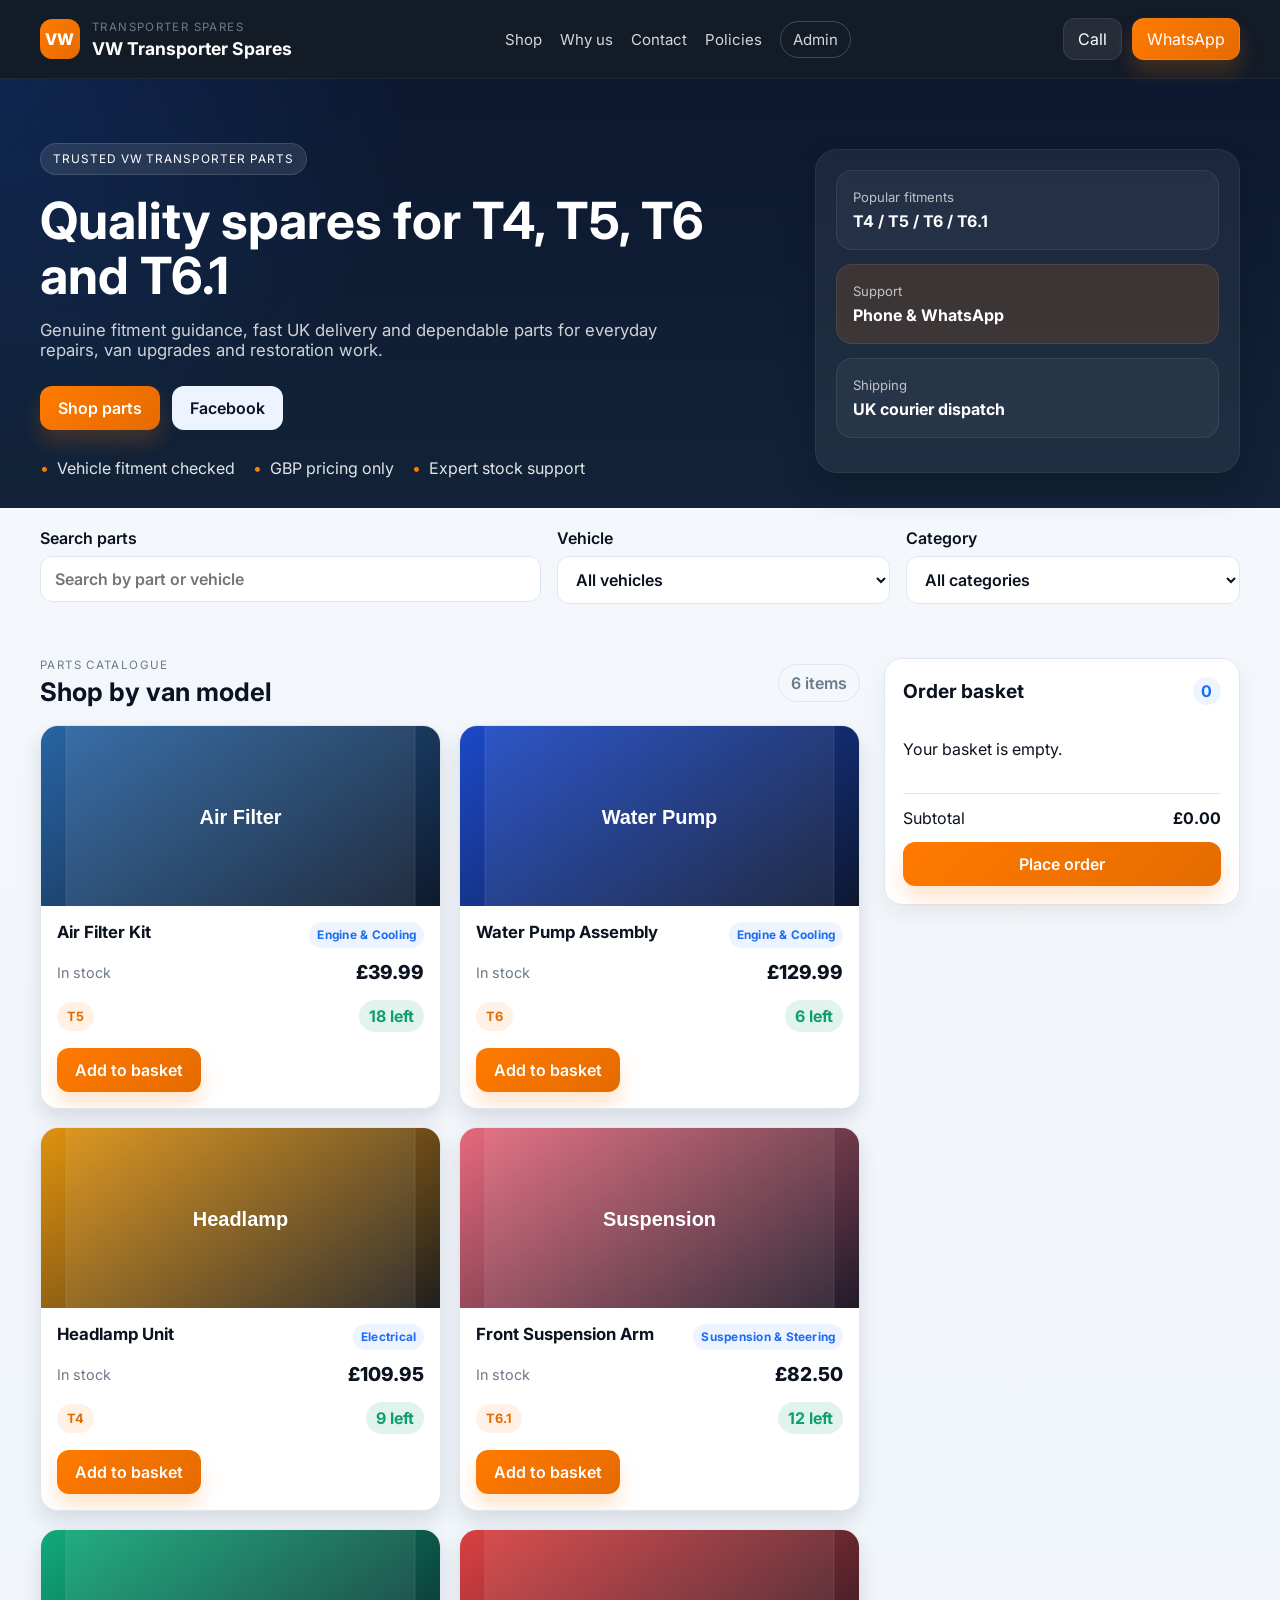
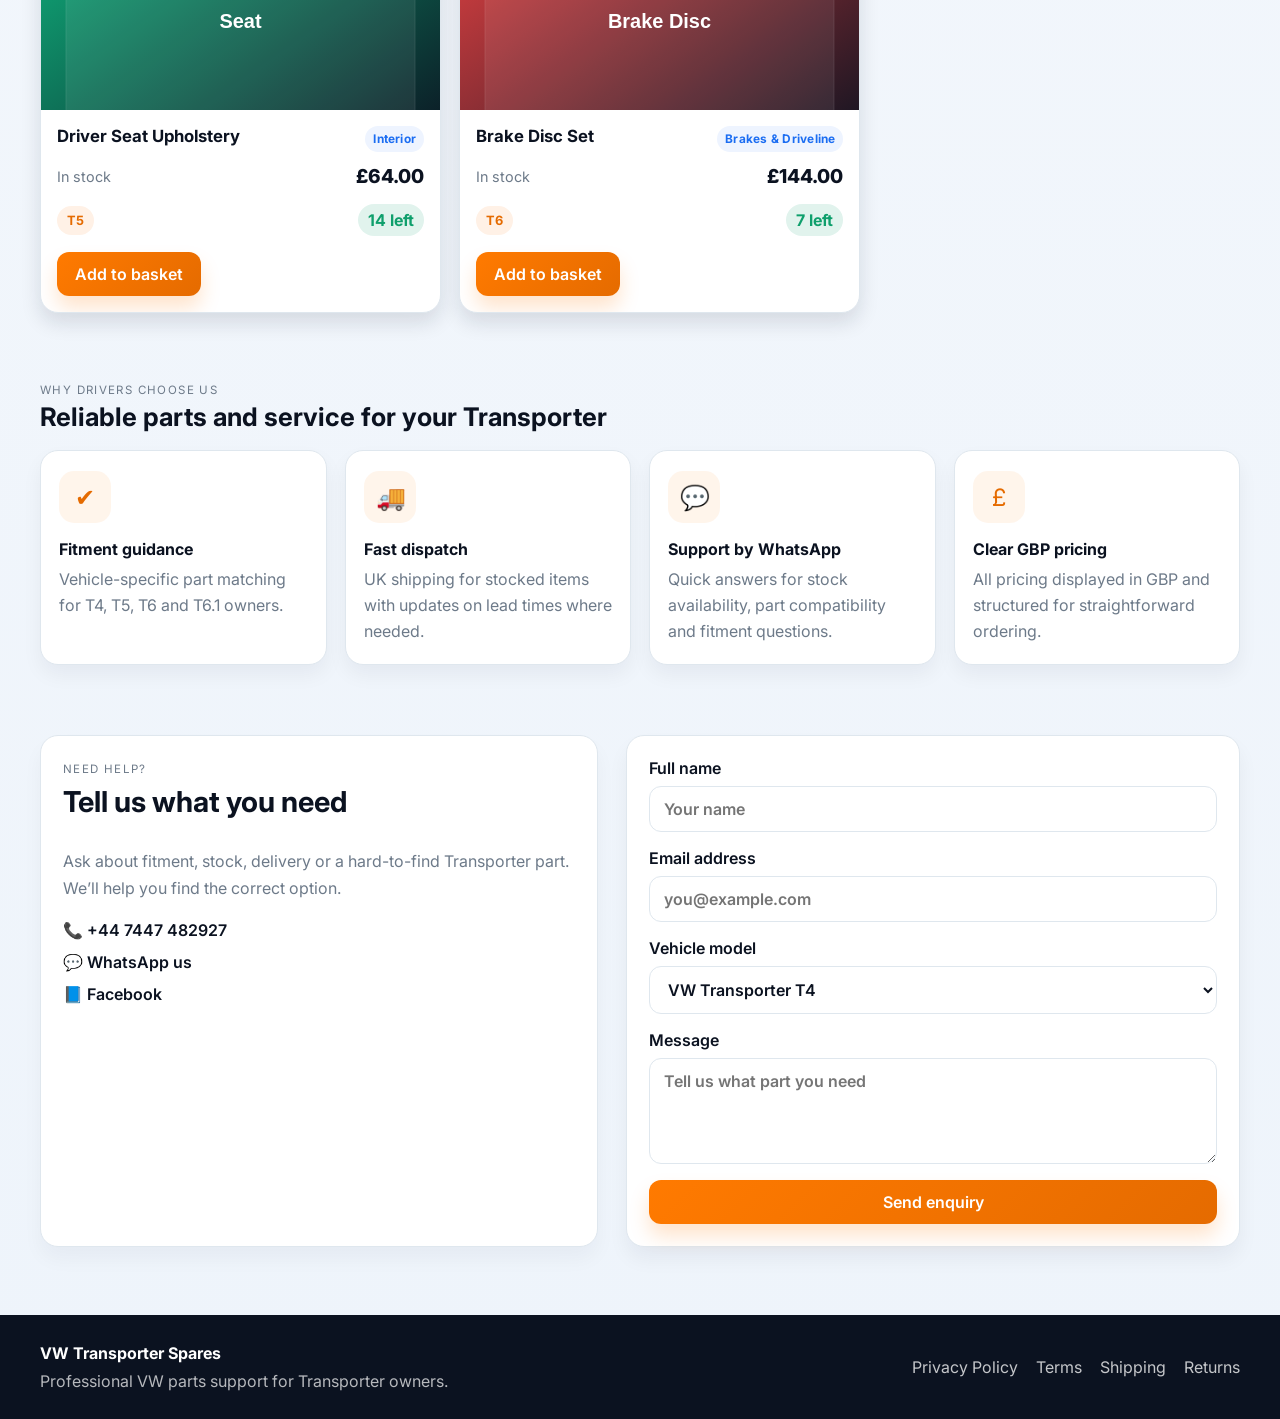
<file: index.html>
<!DOCTYPE html>
<html lang="en">
  <head>
    <meta charset="UTF-8" />
    <meta name="viewport" content="width=device-width, initial-scale=1.0" />
    <title>VW Transporter Spares</title>
    <meta
      name="description"
      content="Professional VW Transporter spare parts website for T4, T5, T6 and T6.1 drivers. Buy quality parts, find fitment by vehicle and get support by phone or WhatsApp."
    />
    <link rel="preconnect" href="https://fonts.googleapis.com" />
    <link rel="preconnect" href="https://fonts.gstatic.com" crossorigin />
    <link
      href="https://fonts.googleapis.com/css2?family=Inter:wght@400;500;600;700;800&display=swap"
      rel="stylesheet"
    />
    <link rel="stylesheet" href="styles.css" />
  </head>
  <body data-page="home">
    <header class="topbar">
      <div class="container topbar-inner">
        <div class="brand-wrap">
          <div class="brand-badge">VW</div>
          <div>
            <p class="eyebrow">Transporter spares</p>
            <h1 id="businessName">VW Transporter Spares</h1>
          </div>
        </div>

        <nav class="main-nav" aria-label="Main navigation">
          <a href="#catalog">Shop</a>
          <a href="#why-us">Why us</a>
          <a href="#contact">Contact</a>
          <a href="legal.html">Policies</a>
          <a href="admin.html" class="nav-admin">Admin</a>
        </nav>

        <div class="topbar-actions">
          <a id="phoneLink" class="icon-link" href="tel:+447447482927">Call</a>
          <a id="whatsappLink" class="icon-link primary" href="https://wa.me/447447482927" target="_blank" rel="noreferrer">WhatsApp</a>
        </div>
      </div>
    </header>

    <main>
      <section class="hero">
        <div class="container hero-inner">
          <div class="hero-copy">
            <span class="tag">Trusted VW Transporter parts</span>
            <h2>Quality spares for T4, T5, T6 and T6.1</h2>
            <p>
              Genuine fitment guidance, fast UK delivery and dependable parts for everyday repairs,
              van upgrades and restoration work.
            </p>
            <div class="hero-actions">
              <a href="#catalog" class="btn btn-primary">Shop parts</a>
              <a id="facebookLink" href="https://www.facebook.com/share/1F7JLyW7Tc/" class="btn btn-secondary" target="_blank" rel="noreferrer">Facebook</a>
            </div>
            <ul class="hero-points">
              <li>Vehicle fitment checked</li>
              <li>GBP pricing only</li>
              <li>Expert stock support</li>
            </ul>
          </div>

          <div class="hero-card">
            <div class="mini-stat">
              <span class="mini-label">Popular fitments</span>
              <strong>T4 / T5 / T6 / T6.1</strong>
            </div>
            <div class="mini-stat accent">
              <span class="mini-label">Support</span>
              <strong>Phone & WhatsApp</strong>
            </div>
            <div class="mini-stat">
              <span class="mini-label">Shipping</span>
              <strong>UK courier dispatch</strong>
            </div>
          </div>
        </div>
      </section>

      <section class="tools">
        <div class="container tools-inner">
          <label class="search-box">
            <span>Search parts</span>
            <input id="searchInput" type="search" placeholder="Search by part or vehicle" />
          </label>

          <label class="filter-box">
            <span>Vehicle</span>
            <select id="vehicleFilter">
              <option value="all">All vehicles</option>
              <option value="T4">VW Transporter T4</option>
              <option value="T5">VW Transporter T5</option>
              <option value="T6">VW Transporter T6</option>
              <option value="T6.1">VW Transporter T6.1</option>
            </select>
          </label>

          <label class="filter-box">
            <span>Category</span>
            <select id="categoryFilter">
              <option value="all">All categories</option>
              <option value="Engine & Cooling">Engine & Cooling</option>
              <option value="Electrical">Electrical</option>
              <option value="Body & Trim">Body & Trim</option>
              <option value="Suspension & Steering">Suspension & Steering</option>
              <option value="Interior">Interior</option>
              <option value="Brakes & Driveline">Brakes & Driveline</option>
            </select>
          </label>
        </div>
      </section>

      <section id="catalog" class="catalog-section">
        <div class="container catalog-wrap">
          <div class="catalog-column main">
            <div class="catalog-header">
              <div>
                <p class="eyebrow">Parts catalogue</p>
                <h3>Shop by van model</h3>
              </div>
              <span id="resultCount" class="result-badge">0 items</span>
            </div>

            <div id="productGrid" class="product-grid" aria-live="polite"></div>
          </div>

          <aside class="catalog-column sidebar">
            <div class="cart-card">
              <div class="cart-header">
                <h4>Order basket</h4>
                <span id="cartCount" class="cart-count">0</span>
              </div>

              <div id="cartItems" class="cart-items"></div>

              <div class="cart-summary">
                <div>
                  <span>Subtotal</span>
                  <strong id="cartTotal">£0.00</strong>
                </div>
                <button id="checkoutBtn" class="btn btn-primary full">Place order</button>
              </div>
            </div>
          </aside>
        </div>
      </section>

      <section id="why-us" class="features">
        <div class="container">
          <div class="section-heading">
            <p class="eyebrow">Why drivers choose us</p>
            <h3>Reliable parts and service for your Transporter</h3>
          </div>

          <div class="feature-grid">
            <article class="feature-card">
              <div class="feature-icon">✔</div>
              <h4>Fitment guidance</h4>
              <p>Vehicle-specific part matching for T4, T5, T6 and T6.1 owners.</p>
            </article>
            <article class="feature-card">
              <div class="feature-icon">🚚</div>
              <h4>Fast dispatch</h4>
              <p>UK shipping for stocked items with updates on lead times where needed.</p>
            </article>
            <article class="feature-card">
              <div class="feature-icon">💬</div>
              <h4>Support by WhatsApp</h4>
              <p>Quick answers for stock availability, part compatibility and fitment questions.</p>
            </article>
            <article class="feature-card">
              <div class="feature-icon">£</div>
              <h4>Clear GBP pricing</h4>
              <p>All pricing displayed in GBP and structured for straightforward ordering.</p>
            </article>
          </div>
        </div>
      </section>

      <section id="contact" class="contact-section">
        <div class="container contact-grid">
          <div class="contact-copy">
            <p class="eyebrow">Need help?</p>
            <h3>Tell us what you need</h3>
            <p>
              Ask about fitment, stock, delivery or a hard-to-find Transporter part. We’ll help you find the correct option.
            </p>

            <div class="contact-list">
              <a id="phoneLinkDetailed" href="tel:+447447482927">📞 +44 7447 482927</a>
              <a id="whatsappLinkDetailed" href="https://wa.me/447447482927" target="_blank" rel="noreferrer">💬 WhatsApp us</a>
              <a id="facebookLinkDetailed" href="https://www.facebook.com/share/1F7JLyW7Tc/" target="_blank" rel="noreferrer">📘 Facebook</a>
            </div>
          </div>

          <form id="enquiryForm" class="enquiry-form">
            <label>
              Full name
              <input type="text" name="name" placeholder="Your name" required />
            </label>
            <label>
              Email address
              <input type="email" name="email" placeholder="you@example.com" required />
            </label>
            <label>
              Vehicle model
              <select name="vehicle">
                <option value="T4">VW Transporter T4</option>
                <option value="T5">VW Transporter T5</option>
                <option value="T6">VW Transporter T6</option>
                <option value="T6.1">VW Transporter T6.1</option>
              </select>
            </label>
            <label>
              Message
              <textarea name="message" rows="4" placeholder="Tell us what part you need" required></textarea>
            </label>
            <button type="submit" class="btn btn-primary full">Send enquiry</button>
          </form>
        </div>
      </section>
    </main>

    <footer class="site-footer">
      <div class="container footer-inner">
        <div>
          <h4 id="businessNameFooter">VW Transporter Spares</h4>
          <p>Professional VW parts support for Transporter owners.</p>
        </div>

        <div class="footer-links">
          <a href="legal.html">Privacy Policy</a>
          <a href="legal.html#terms">Terms</a>
          <a href="legal.html#shipping">Shipping</a>
          <a href="legal.html#returns">Returns</a>
        </div>
      </div>
    </footer>

    <script src="app.js"></script>
  </body>
</html>
</file>
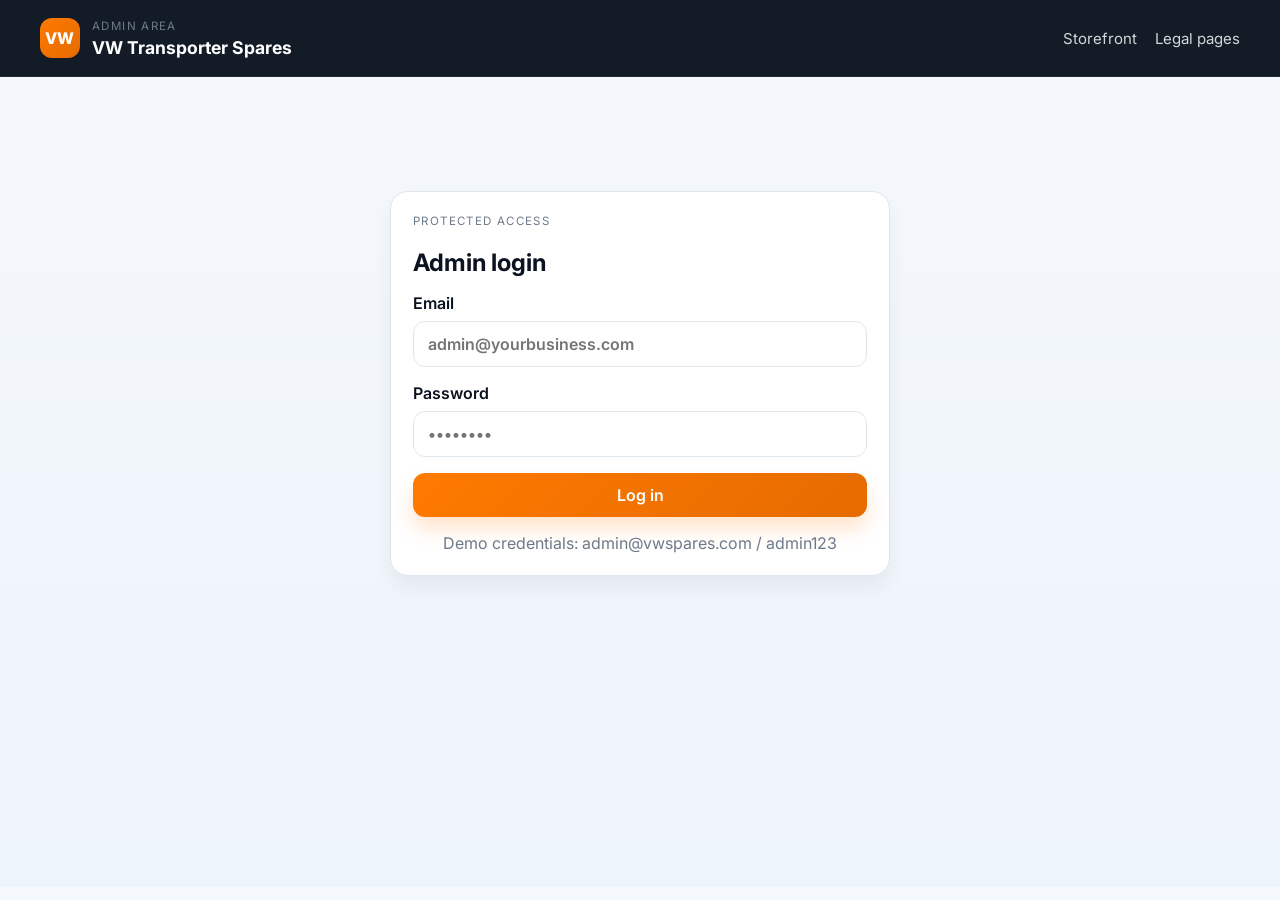
<file: admin.html>
<!DOCTYPE html>
<html lang="en">
  <head>
    <meta charset="UTF-8" />
    <meta name="viewport" content="width=device-width, initial-scale=1.0" />
    <title>Admin Dashboard | VW Transporter Spares</title>
    <link rel="preconnect" href="https://fonts.googleapis.com" />
    <link rel="preconnect" href="https://fonts.gstatic.com" crossorigin />
    <link
      href="https://fonts.googleapis.com/css2?family=Inter:wght@400;500;600;700;800&display=swap"
      rel="stylesheet"
    />
    <link rel="stylesheet" href="styles.css" />
  </head>
  <body data-page="admin">
    <header class="topbar admin-topbar">
      <div class="container topbar-inner">
        <div class="brand-wrap">
          <div class="brand-badge">VW</div>
          <div>
            <p class="eyebrow">Admin area</p>
            <h1>VW Transporter Spares</h1>
          </div>
        </div>
        <nav class="main-nav" aria-label="Admin navigation">
          <a href="index.html">Storefront</a>
          <a href="legal.html">Legal pages</a>
          <button id="logoutBtn" class="btn btn-secondary hidden">Log out</button>
        </nav>
      </div>
    </header>

    <main class="admin-page">
      <div id="loginScreen" class="container auth-shell">
        <form id="loginForm" class="auth-card">
          <p class="eyebrow">Protected access</p>
          <h2>Admin login</h2>

          <label>
            Email
            <input type="email" id="adminEmail" placeholder="admin@yourbusiness.com" required />
          </label>

          <label>
            Password
            <input type="password" id="adminPassword" placeholder="••••••••" required />
          </label>

          <button type="submit" class="btn btn-primary full">Log in</button>

          <p class="login-note">Demo credentials: admin@vwspares.com / admin123</p>
        </form>
      </div>

      <div id="adminDashboard" class="container hidden dashboard-shell">
        <section class="dashboard-section">
          <div class="section-heading compact">
            <p class="eyebrow">Dashboard</p>
            <h3>Products</h3>
          </div>

          <form id="productForm" class="admin-form">
            <input type="hidden" id="productId" />

            <label>
              Product name
              <input id="productName" type="text" required />
            </label>

            <label>
              Category
              <select id="productCategory">
                <option value="Engine & Cooling">Engine & Cooling</option>
                <option value="Electrical">Electrical</option>
                <option value="Body & Trim">Body & Trim</option>
                <option value="Suspension & Steering">Suspension & Steering</option>
                <option value="Interior">Interior</option>
                <option value="Brakes & Driveline">Brakes & Driveline</option>
              </select>
            </label>

            <label>
              Vehicle fitment
              <select id="productVehicle" required>
                <option value="T4">T4</option>
                <option value="T5">T5</option>
                <option value="T6">T6</option>
                <option value="T6.1">T6.1</option>
              </select>
            </label>

            <label>
              Price (£)
              <input id="productPrice" type="number" step="0.01" min="0" required />
            </label>

            <label>
              Stock quantity
              <input id="productStock" type="number" min="0" required />
            </label>

            <label>
              Product image upload
              <input id="productImage" type="file" accept="image/*" />
            </label>

            <div class="form-actions">
              <button type="submit" class="btn btn-primary">Save product</button>
              <button type="button" id="resetProductForm" class="btn btn-secondary">Reset</button>
            </div>
          </form>
        </section>

        <section class="dashboard-section">
          <div class="section-heading compact">
            <p class="eyebrow">Current stock</p>
            <h3>Product list</h3>
          </div>
          <div class="table-wrap">
            <table class="admin-table">
              <thead>
                <tr>
                  <th>Name</th>
                  <th>Category</th>
                  <th>Fitment</th>
                  <th>Price</th>
                  <th>Stock</th>
                  <th>Actions</th>
                </tr>
              </thead>
              <tbody id="productTableBody"></tbody>
            </table>
          </div>
        </section>

        <section class="dashboard-section">
          <div class="section-heading compact">
            <p class="eyebrow">Customer messages</p>
            <h3>Enquiries</h3>
          </div>
          <div class="table-wrap">
            <table class="admin-table">
              <thead>
                <tr>
                  <th>Name</th>
                  <th>Email</th>
                  <th>Vehicle</th>
                  <th>Message</th>
                </tr>
              </thead>
              <tbody id="enquiriesTableBody"></tbody>
            </table>
          </div>
        </section>

        <section class="dashboard-section">
          <div class="section-heading compact">
            <p class="eyebrow">Orders</p>
            <h3>Sales overview</h3>
          </div>
          <div class="table-wrap">
            <table class="admin-table">
              <thead>
                <tr>
                  <th>Reference</th>
                  <th>Customer</th>
                  <th>Items</th>
                  <th>Total</th>
                  <th>Status</th>
                </tr>
              </thead>
              <tbody id="ordersTableBody"></tbody>
            </table>
          </div>
        </section>

        <section class="dashboard-section">
          <div class="section-heading compact">
            <p class="eyebrow">Business details</p>
            <h3>Website settings</h3>
          </div>
          <form id="configForm" class="admin-form compact-form">
            <label>
              Business name
              <input id="configBusinessName" type="text" />
            </label>
            <label>
              Email
              <input id="configEmail" type="email" />
            </label>
            <label>
              Phone
              <input id="configPhone" type="tel" />
            </label>
            <label>
              WhatsApp Number
              <input id="configWhatsApp" type="tel" />
            </label>
            <label>
              Facebook URL
              <input id="configFacebook" type="url" />
            </label>
            <label>
              Address
              <input id="configAddress" type="text" />
            </label>
            <label>
              Opening hours
              <input id="configHours" type="text" />
            </label>
            <div class="form-actions">
              <button type="submit" class="btn btn-primary">Save settings</button>
            </div>
          </form>
        </section>

        <section class="dashboard-section">
          <div class="section-heading compact">
            <p class="eyebrow">Editable policy pages</p>
            <h3>Legal content</h3>
          </div>

          <div class="legal-editor-wrap">
            <select id="legalPageSelect">
              <option value="privacy">Privacy Policy</option>
              <option value="terms">Terms & Conditions</option>
              <option value="shipping">Delivery & Shipping</option>
              <option value="returns">Returns & Refunds</option>
              <option value="warranty">Warranty</option>
              <option value="contact">Contact Us</option>
              <option value="cookies">Cookie Policy</option>
            </select>
            <textarea id="legalPageEditor" rows="18"></textarea>
            <div class="form-actions">
              <button id="saveLegalPage" class="btn btn-primary">Save legal page</button>
            </div>
          </div>
        </section>
      </div>
    </main>

    <script src="admin.js"></script>
  </body>
</html>
</file>
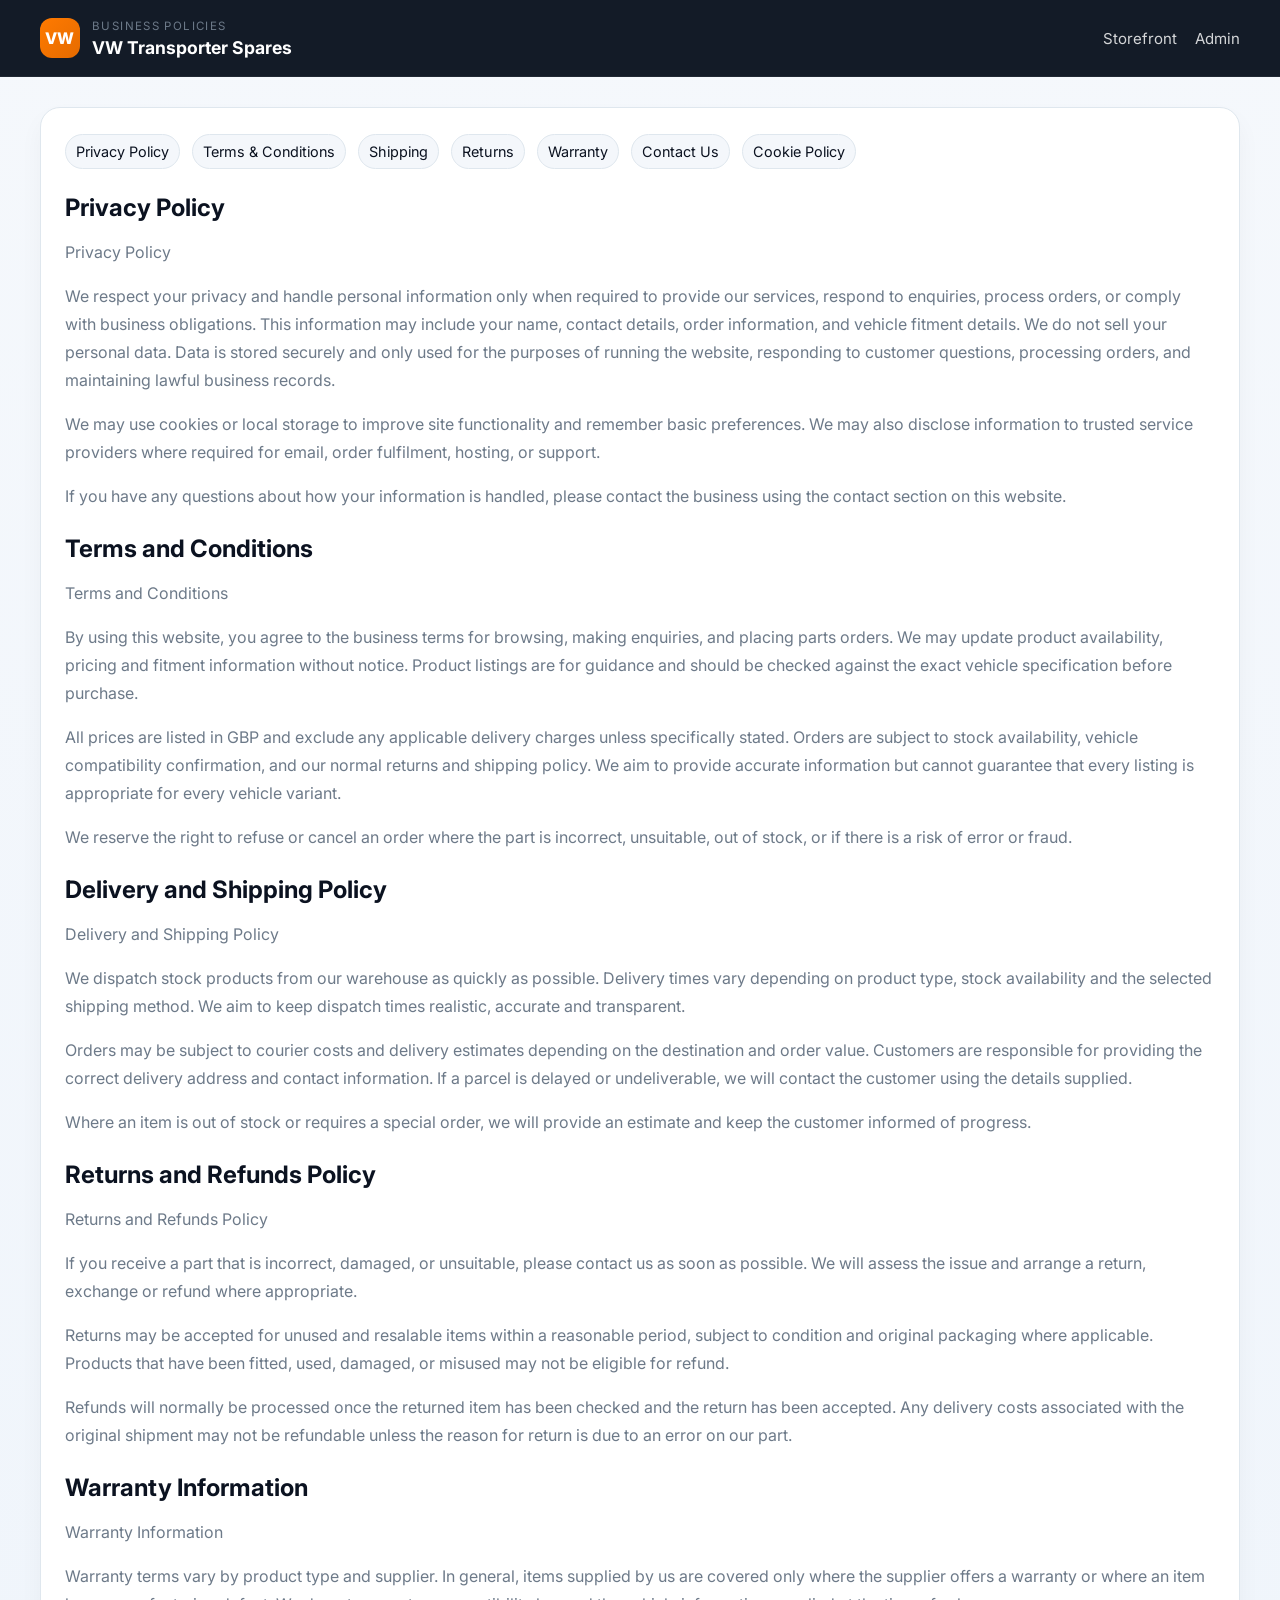
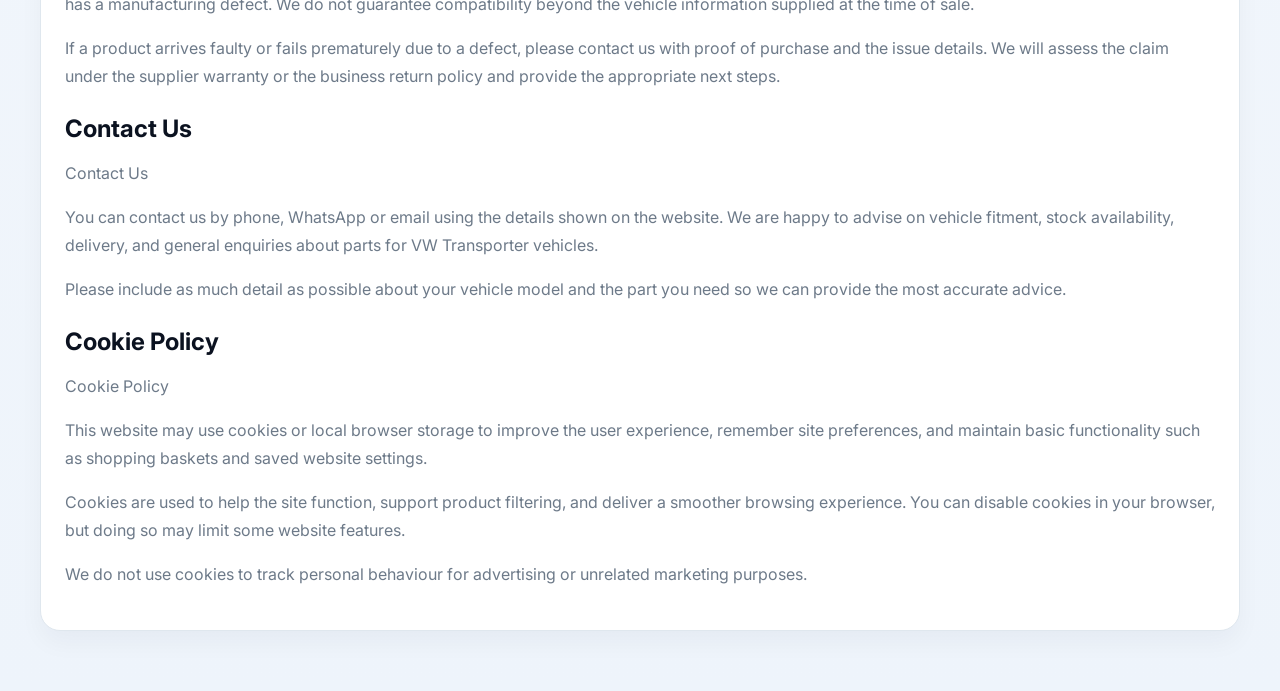
<file: legal.html>
<!DOCTYPE html>
<html lang="en">
  <head>
    <meta charset="UTF-8" />
    <meta name="viewport" content="width=device-width, initial-scale=1.0" />
    <title>Legal Information | VW Transporter Spares</title>
    <link rel="preconnect" href="https://fonts.googleapis.com" />
    <link rel="preconnect" href="https://fonts.gstatic.com" crossorigin />
    <link
      href="https://fonts.googleapis.com/css2?family=Inter:wght@400;500;600;700;800&display=swap"
      rel="stylesheet"
    />
    <link rel="stylesheet" href="styles.css" />
  </head>
  <body data-page="legal">
    <header class="topbar">
      <div class="container topbar-inner">
        <div class="brand-wrap">
          <div class="brand-badge">VW</div>
          <div>
            <p class="eyebrow">Business policies</p>
            <h1 id="legalBrandName">VW Transporter Spares</h1>
          </div>
        </div>
        <nav class="main-nav" aria-label="Legal navigation">
          <a href="index.html">Storefront</a>
          <a href="admin.html">Admin</a>
        </nav>
      </div>
    </header>

    <main class="legal-page">
      <div class="container legal-shell">
        <div class="policy-links">
          <a href="#privacy">Privacy Policy</a>
          <a href="#terms">Terms & Conditions</a>
          <a href="#shipping">Shipping</a>
          <a href="#returns">Returns</a>
          <a href="#warranty">Warranty</a>
          <a href="#contact">Contact Us</a>
          <a href="#cookies">Cookie Policy</a>
        </div>

        <article id="legalContent" class="legal-content"></article>
      </div>
    </main>

    <script src="app.js"></script>
  </body>
</html>
</file>
<file: styles.css>
* {
  box-sizing: border-box;
}

:root {
  --dark: #0b1220;
  --dark-2: #101c2d;
  --panel: #122235;
  --card: #fff;
  --muted: #6d7a89;
  --line: #dfe7ee;
  --primary: #ff7a00;
  --primary-strong: #e56b00;
  --accent: #1b6df2;
  --success: #0f9f6c;
  --danger: #d65050;
  --shadow: rgba(16, 26, 38, 0.12);
  --navy: #091827;
  --soft: #f4f7fb;
  --warning: #f7efcf;
}

html {
  scroll-behavior: smooth;
}

body {
  margin: 0;
  font-family: "Inter", sans-serif;
  background: linear-gradient(180deg, #f5f8fc 0%, #eef4fb 100%);
  color: var(--dark);
}

a {
  text-decoration: none;
  color: inherit;
}

img {
  max-width: 100%;
  display: block;
}

button,
input,
select,
textarea {
  font: inherit;
}

.container {
  width: min(1200px, calc(100% - 32px));
  margin: 0 auto;
}

.topbar {
  position: sticky;
  top: 0;
  z-index: 20;
  background: rgba(10, 18, 31, 0.96);
  backdrop-filter: blur(10px);
  border-bottom: 1px solid rgba(255, 255, 255, 0.06);
}

.topbar-inner {
  display: flex;
  justify-content: space-between;
  align-items: center;
  padding: 18px 0;
  gap: 18px;
}

.brand-wrap {
  display: flex;
  align-items: center;
  gap: 12px;
  color: #fff;
}

.brand-badge {
  display: grid;
  place-items: center;
  width: 40px;
  height: 40px;
  border-radius: 12px;
  background: linear-gradient(135deg, var(--primary) 0%, var(--primary-strong) 100%);
  font-weight: 800;
  letter-spacing: 0.04em;
}

.brand-wrap h1 {
  margin: 0;
  font-size: 1.1rem;
}

.eyebrow {
  margin: 0 0 4px;
  font-size: 0.72rem;
  letter-spacing: 0.12em;
  text-transform: uppercase;
  color: var(--muted);
}

.main-nav {
  display: flex;
  align-items: center;
  gap: 18px;
  color: rgba(255, 255, 255, 0.82);
  font-size: 0.94rem;
}

.main-nav a {
  transition: color 0.2s ease;
}

.main-nav a:hover {
  color: #fff;
}

.nav-admin {
  padding: 8px 12px;
  border: 1px solid rgba(255, 255, 255, 0.2);
  border-radius: 999px;
}

.topbar-actions {
  display: flex;
  align-items: center;
  gap: 10px;
}

.icon-link,
.btn {
  display: inline-flex;
  align-items: center;
  justify-content: center;
  border: none;
  border-radius: 12px;
  cursor: pointer;
  transition: transform 0.2s ease, box-shadow 0.2s ease;
}

.icon-link {
  padding: 10px 14px;
  background: rgba(255, 255, 255, 0.08);
  color: #fff;
  border: 1px solid rgba(255, 255, 255, 0.08);
}

.icon-link.primary,
.btn-primary {
  background: linear-gradient(135deg, var(--primary) 0%, var(--primary-strong) 100%);
  color: #fff;
  box-shadow: 0 12px 20px rgba(255, 122, 0, 0.2);
}

.btn {
  padding: 12px 18px;
  font-weight: 600;
  border-radius: 12px;
}

.btn:hover,
.icon-link:hover {
  transform: translateY(-1px);
}

.btn-secondary {
  background: #edf4ff;
  color: var(--dark);
}

.full {
  width: 100%;
}

.hero {
  padding: 64px 0 30px;
  background: radial-gradient(circle at top left, rgba(27,109,242,0.16), transparent 30%),
    linear-gradient(180deg, #0c1830 0%, #122338 100%);
  color: #fff;
}

.hero-inner {
  display: grid;
  grid-template-columns: 1.4fr 0.8fr;
  gap: 30px;
  align-items: center;
}

.tag {
  display: inline-block;
  border-radius: 999px;
  background: rgba(255, 255, 255, 0.1);
  border: 1px solid rgba(255, 255, 255, 0.12);
  padding: 8px 12px;
  font-size: 0.74rem;
  letter-spacing: 0.08em;
  text-transform: uppercase;
}

.hero-copy h2 {
  font-size: clamp(2.2rem, 4vw, 4rem);
  line-height: 1.08;
  margin: 18px 0 14px;
}

.hero-copy p {
  color: rgba(255, 255, 255, 0.8);
  font-size: 1.05rem;
  max-width: 620px;
}

.hero-actions {
  display: flex;
  flex-wrap: wrap;
  gap: 12px;
  margin-top: 26px;
}

.hero-points {
  list-style: none;
  display: flex;
  flex-wrap: wrap;
  gap: 18px;
  margin: 28px 0 0;
  padding: 0;
  color: rgba(255, 255, 255, 0.88);
}

.hero-points li::before {
  content: "•";
  color: var(--primary);
  margin-right: 8px;
}

.hero-card {
  background: rgba(255, 255, 255, 0.06);
  border: 1px solid rgba(255, 255, 255, 0.06);
  border-radius: 22px;
  padding: 20px;
  box-shadow: 0 18px 34px rgba(0, 0, 0, 0.18);
}

.mini-stat {
  background: rgba(255, 255, 255, 0.04);
  padding: 18px 16px;
  border: 1px solid rgba(255, 255, 255, 0.08);
  border-radius: 16px;
  margin-bottom: 14px;
}

.mini-stat.accent {
  background: rgba(255, 122, 0, 0.14);
}

.mini-label {
  display: block;
  color: rgba(255, 255, 255, 0.7);
  margin-bottom: 6px;
  font-size: 0.82rem;
}

.tools {
  padding: 20px 0 14px;
}

.tools-inner {
  display: grid;
  grid-template-columns: 1.5fr 1fr 1fr;
  gap: 16px;
}

.search-box,
.filter-box {
  display: flex;
  flex-direction: column;
  gap: 8px;
  color: var(--dark);
  font-weight: 600;
}

.search-box input,
.filter-box select,
.auth-card input,
.enquiry-form input,
.enquiry-form select,
.enquiry-form textarea,
.admin-form input,
.admin-form select,
.admin-form textarea,
.legal-editor-wrap textarea,
.legal-editor-wrap select {
  width: 100%;
  background: #fff;
  border: 1px solid var(--line);
  border-radius: 12px;
  padding: 12px 14px;
  color: var(--dark);
}

.catalog-section {
  padding: 40px 0 50px;
}

.catalog-wrap {
  display: grid;
  grid-template-columns: 1.5fr 0.65fr;
  gap: 24px;
  align-items: start;
}

.catalog-header {
  display: flex;
  justify-content: space-between;
  align-items: center;
  margin-bottom: 18px;
}

.catalog-header h3,
.section-heading h3 {
  margin: 0;
  font-size: clamp(1.6rem, 2vw, 2.2rem);
  color: var(--dark);
}

.result-badge {
  background: var(--soft);
  border: 1px solid var(--line);
  border-radius: 999px;
  padding: 8px 12px;
  color: var(--muted);
  font-weight: 600;
}

.product-grid {
  display: grid;
  grid-template-columns: repeat(2, minmax(0, 1fr));
  gap: 18px;
}

.product-card {
  background: var(--card);
  border: 1px solid var(--line);
  border-radius: 18px;
  overflow: hidden;
  box-shadow: 0 10px 20px var(--shadow);
}

.product-image {
  height: 180px;
  object-fit: cover;
  width: 100%;
  background: linear-gradient(135deg, rgba(27,109,242,0.14), rgba(255,122,0,0.12));
}

.product-body {
  padding: 16px;
}

.product-top {
  display: flex;
  justify-content: space-between;
  gap: 10px;
  margin-bottom: 10px;
}

.product-name {
  font-size: 1.05rem;
  font-weight: 700;
  margin: 0;
}

.product-category {
  display: inline-block;
  font-size: 0.74rem;
  padding: 6px 8px;
  border-radius: 999px;
  background: #eef4ff;
  color: var(--accent);
  font-weight: 700;
  letter-spacing: 0.02em;
}

.product-meta {
  display: flex;
  justify-content: space-between;
  align-items: center;
  margin: 12px 0;
  gap: 6px;
  color: var(--muted);
  font-size: 0.9rem;
}

.price-tag {
  color: var(--dark);
  font-weight: 800;
  font-size: 1.2rem;
}

.stock-badge {
  display: inline-flex;
  align-items: center;
  justify-content: center;
  padding: 6px 10px;
  border-radius: 999px;
  background: rgba(15, 159, 108, 0.12);
  color: var(--success);
  font-weight: 700;
}

.product-footer {
  display: flex;
  justify-content: space-between;
  align-items: center;
  margin-top: 16px;
  gap: 12px;
}

.fitment-pill {
  padding: 7px 10px;
  border-radius: 999px;
  background: #fff1e6;
  color: var(--primary-strong);
  font-size: 0.8rem;
  font-weight: 700;
}

.cart-card {
  background: #fff;
  border: 1px solid var(--line);
  border-radius: 18px;
  padding: 18px;
  box-shadow: 0 10px 22px rgba(17, 24, 39, 0.06);
  position: sticky;
  top: 92px;
}

.cart-header {
  display: flex;
  align-items: center;
  justify-content: space-between;
}

.cart-header h4 {
  margin: 0;
  font-size: 1.2rem;
}

.cart-count {
  display: inline-flex;
  align-items: center;
  justify-content: center;
  background: #eef4ff;
  color: var(--accent);
  border-radius: 999px;
  min-width: 28px;
  height: 28px;
  font-weight: 700;
}

.cart-items {
  margin: 18px 0;
  display: flex;
  flex-direction: column;
  gap: 12px;
}

.cart-item {
  display: flex;
  justify-content: space-between;
  gap: 12px;
  align-items: center;
  border: 1px solid var(--line);
  border-radius: 12px;
  padding: 10px 12px;
}

.cart-item h5 {
  margin: 0 0 4px;
  font-size: 0.98rem;
}

.cart-item small {
  color: var(--muted);
}

.item-remove {
  border: none;
  background: transparent;
  color: var(--danger);
  font-weight: 700;
  cursor: pointer;
}

.cart-summary {
  border-top: 1px solid var(--line);
  padding-top: 14px;
}

.cart-summary > div {
  display: flex;
  justify-content: space-between;
  align-items: center;
  margin-bottom: 14px;
  font-size: 1rem;
}

.features {
  padding: 20px 0 50px;
}

.section-heading {
  margin-bottom: 18px;
}

.feature-grid {
  display: grid;
  grid-template-columns: repeat(4, minmax(0, 1fr));
  gap: 18px;
}

.feature-card {
  background: #fff;
  border-radius: 18px;
  border: 1px solid var(--line);
  padding: 20px 18px;
  box-shadow: 0 10px 20px rgba(17, 24, 39, 0.05);
}

.feature-icon {
  width: 52px;
  height: 52px;
  padding: 12px;
  border-radius: 15px;
  background: rgba(255, 122, 0, 0.08);
  color: var(--primary-strong);
  font-size: 1.5rem;
  display: grid;
  place-items: center;
  margin-bottom: 16px;
}

.feature-card h4 {
  margin: 0 0 8px;
}

.feature-card p {
  margin: 0;
  color: var(--muted);
  line-height: 1.6;
}

.contact-section {
  padding: 20px 0 68px;
}

.contact-grid {
  display: grid;
  grid-template-columns: 1fr 1.1fr;
  gap: 28px;
}

.contact-copy {
  background: #fff;
  border: 1px solid var(--line);
  padding: 24px 22px;
  border-radius: 18px;
  box-shadow: 0 12px 20px rgba(17, 24, 39, 0.04);
}

.contact-copy h3 {
  margin-top: 0;
  font-size: clamp(1.8rem, 2vw, 2.5rem);
}

.contact-copy p {
  color: var(--muted);
  line-height: 1.7;
}

.contact-list {
  display: flex;
  flex-direction: column;
  gap: 12px;
  margin-top: 18px;
}

.contact-list a {
  color: var(--dark);
  font-weight: 600;
}

.enquiry-form,
.auth-card,
.admin-form,
.legal-editor-wrap {
  background: #fff;
  border: 1px solid var(--line);
  border-radius: 18px;
  padding: 22px;
  box-shadow: 0 12px 20px rgba(17, 24, 39, 0.05);
}

.enquiry-form {
  display: grid;
  gap: 16px;
}

.enquiry-form label,
.admin-form label,
.auth-card label {
  display: grid;
  gap: 8px;
  font-weight: 600;
  color: var(--dark);
}

.site-footer {
  background: var(--dark);
  color: rgba(255, 255, 255, 0.82);
  padding: 28px 0;
}

.footer-inner {
  display: flex;
  justify-content: space-between;
  align-items: center;
  gap: 18px;
}

.footer-inner h4 {
  margin: 0 0 8px;
  color: #fff;
}

.footer-inner p {
  margin: 0;
  color: rgba(255, 255, 255, 0.7);
}

.footer-links {
  display: flex;
  flex-wrap: wrap;
  gap: 18px;
  color: rgba(255, 255, 255, 0.76);
}

.admin-page {
  padding: 36px 0 60px;
  min-height: calc(100vh - 90px);
}

.auth-shell {
  display: grid;
  place-items: center;
  min-height: 60vh;
}

.auth-card {
  width: min(500px, 100%);
  display: grid;
  gap: 16px;
}

.auth-card h2 {
  margin: 0;
}

.login-note {
  margin: 0;
  color: var(--muted);
  text-align: center;
}

.dashboard-shell {
  display: grid;
  gap: 28px;
}

.dashboard-section {
  background: rgba(255, 255, 255, 0.7);
  border: 1px solid var(--line);
  border-radius: 18px;
  padding: 22px;
  box-shadow: 0 10px 18px rgba(17, 24, 39, 0.04);
}

.section-heading.compact {
  margin-bottom: 18px;
}

.admin-form {
  display: grid;
  grid-template-columns: repeat(2, minmax(0, 1fr));
  gap: 18px;
}

.compact-form {
  grid-template-columns: repeat(2, minmax(0, 1fr));
}

.form-actions {
  grid-column: 1 / -1;
  display: flex;
  gap: 12px;
  justify-content: flex-start;
}

.table-wrap {
  overflow-x: auto;
}

.admin-table {
  width: 100%;
  min-width: 720px;
  border-collapse: collapse;
}

.admin-table th,
.admin-table td {
  border-bottom: 1px solid var(--line);
  padding: 12px 10px;
  text-align: left;
  vertical-align: top;
}

.admin-table th {
  background: #f5f8fc;
  color: var(--muted);
  font-size: 0.78rem;
  letter-spacing: 0.06em;
  text-transform: uppercase;
}

.action-group {
  display: flex;
  gap: 8px;
  flex-wrap: wrap;
}

.small-btn {
  border: none;
  border-radius: 10px;
  padding: 8px 10px;
  cursor: pointer;
  font-weight: 600;
}

.small-btn.edit {
  background: #edf4ff;
  color: var(--accent);
}

.small-btn.delete {
  background: #fff0f0;
  color: var(--danger);
}

.legal-page {
  padding: 30px 0 60px;
}

.legal-shell {
  background: #fff;
  border-radius: 20px;
  border: 1px solid var(--line);
  box-shadow: 0 12px 25px rgba(17, 24, 39, 0.04);
  padding: 26px 24px;
}

.policy-links {
  display: flex;
  flex-wrap: wrap;
  gap: 12px;
  margin-bottom: 18px;
}

.policy-links a {
  border: 1px solid var(--line);
  border-radius: 999px;
  padding: 8px 10px;
  background: var(--soft);
  color: var(--dark);
  font-size: 0.9rem;
}

.legal-content h2,
.legal-content h3 {
  margin: 24px 0 12px;
}

.legal-content p,
.legal-content li {
  color: var(--muted);
  line-height: 1.75;
}

.legal-content ul {
  padding-left: 20px;
}

.hidden {
  display: none !important;
}

@media (max-width: 980px) {
  .hero-inner,
  .catalog-wrap,
  .contact-grid,
  .tools-inner,
  .feature-grid {
    grid-template-columns: 1fr;
  }

  .product-grid {
    grid-template-columns: 1fr;
  }

  .main-nav {
    display: none;
  }

  .topbar-inner {
    gap: 8px;
  }
}

@media (max-width: 640px) {
  .topbar-actions {
    display: none;
  }

  .admin-form,
  .compact-form {
    grid-template-columns: 1fr;
  }

  .footer-inner {
    flex-direction: column;
    align-items: flex-start;
  }
}
</file>
